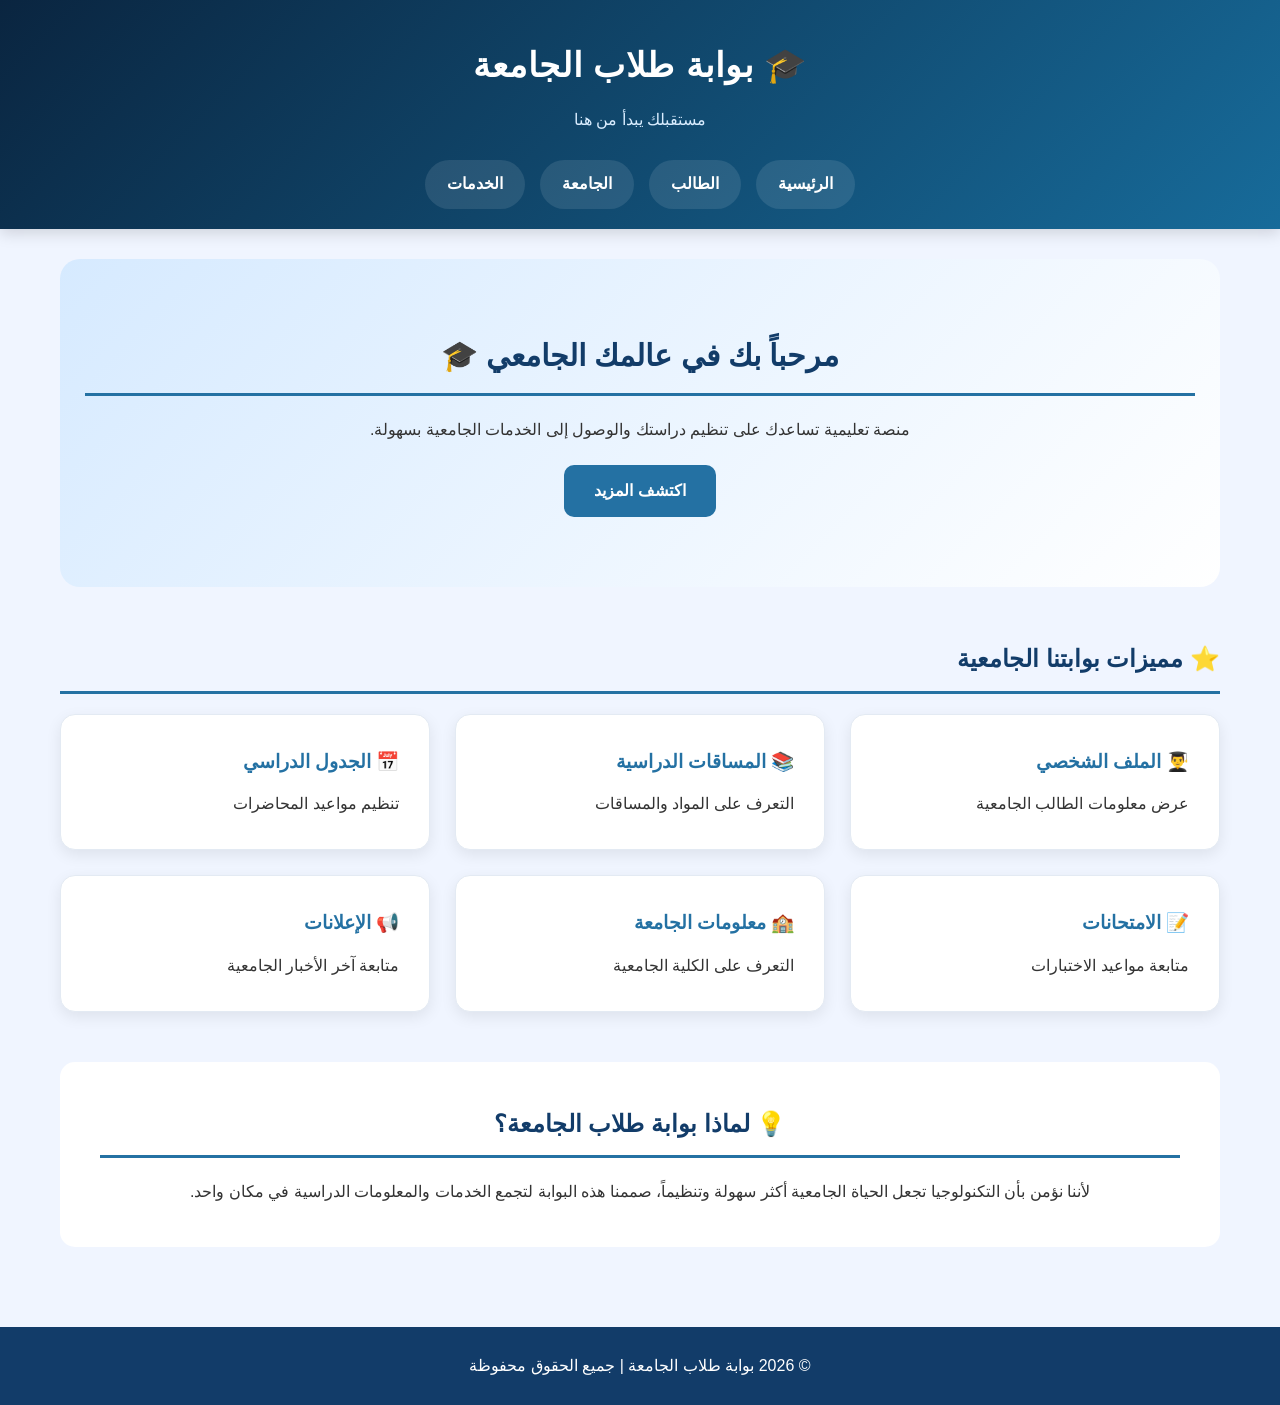
<file: index.html>
<!DOCTYPE html>
<html lang="ar" dir="rtl">

<head>
    <meta charset="UTF-8">
    <meta name="viewport" content="width=device-width, initial-scale=1.0">
    <title>بوابة طلاب الجامعة</title>
    <link rel="stylesheet" href="style.css">
</head>

<body>

    <!-- رأس الموقع -->
    <header>
        <h1>🎓 بوابة طلاب الجامعة</h1>
        <p>مستقبلك يبدأ من هنا</p>

        <nav>
            <a href="index.html">الرئيسية</a>
            <a href="student.html">الطالب</a>
            <a href="university.html">الجامعة</a>
            <a href="home.html">الخدمات</a>
        </nav>
    </header>

    <!-- المحتوى الرئيسي -->
    <main>

        <!-- قسم الترحيب -->
        <section class="hero">
            <h2>مرحباً بك في عالمك الجامعي 🎓</h2>

            <p>
                منصة تعليمية تساعدك على تنظيم دراستك
                والوصول إلى الخدمات الجامعية بسهولة.
            </p>

            <a href="#features" class="btn">اكتشف المزيد</a>
        </section>

        <!-- مميزات الموقع -->
        <section id="features">

            <h2>⭐ مميزات بوابتنا الجامعية</h2>

            <div class="cards">

                <a href="student.html" class="card">
                    <h3>👨‍🎓 الملف الشخصي</h3>
                    <p>عرض معلومات الطالب الجامعية</p>
                </a>

                <a href="home.html#courses" class="card">
                    <h3>📚 المساقات الدراسية</h3>
                    <p>التعرف على المواد والمساقات</p>
                </a>

                <a href="home.html#schedule" class="card">
                    <h3>📅 الجدول الدراسي</h3>
                    <p>تنظيم مواعيد المحاضرات</p>
                </a>

                <a href="home.html#exams" class="card">
                    <h3>📝 الامتحانات</h3>
                    <p>متابعة مواعيد الاختبارات</p>
                </a>

                <a href="university.html" class="card">
                    <h3>🏫 معلومات الجامعة</h3>
                    <p>التعرف على الكلية الجامعية</p>
                </a>

                <a href="home.html#announcements" class="card">
                    <h3>📢 الإعلانات</h3>
                    <p>متابعة آخر الأخبار الجامعية</p>
                </a>

            </div>
        </section>

        <!-- قسم إضافي -->
        <section class="about">
            <h2>💡 لماذا بوابة طلاب الجامعة؟</h2>

            <p>
                لأننا نؤمن بأن التكنولوجيا تجعل الحياة الجامعية
                أكثر سهولة وتنظيماً، صممنا هذه البوابة لتجمع
                الخدمات والمعلومات الدراسية في مكان واحد.
            </p>
        </section>

    </main>

    <!-- أسفل الموقع -->
    <footer>
        <p>© 2026 بوابة طلاب الجامعة | جميع الحقوق محفوظة</p>
    </footer>

</body>

</html>
</file>
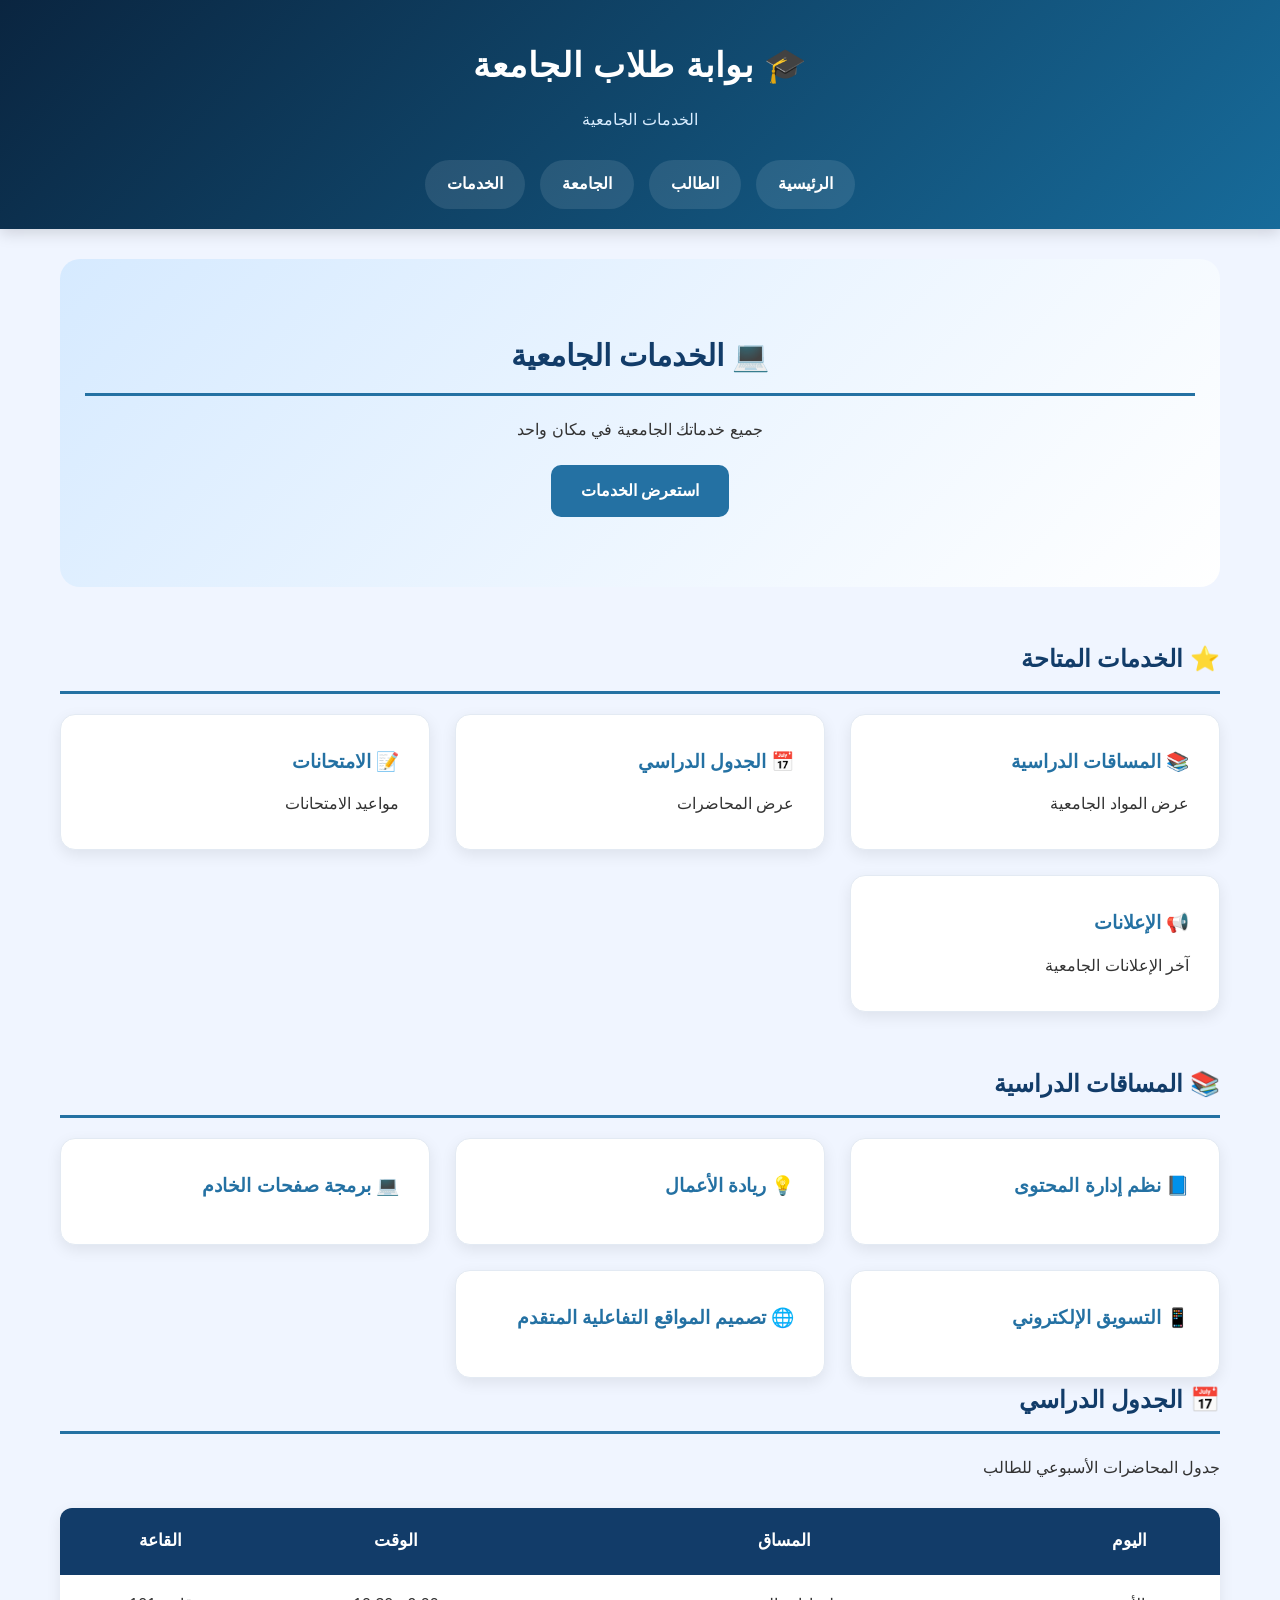
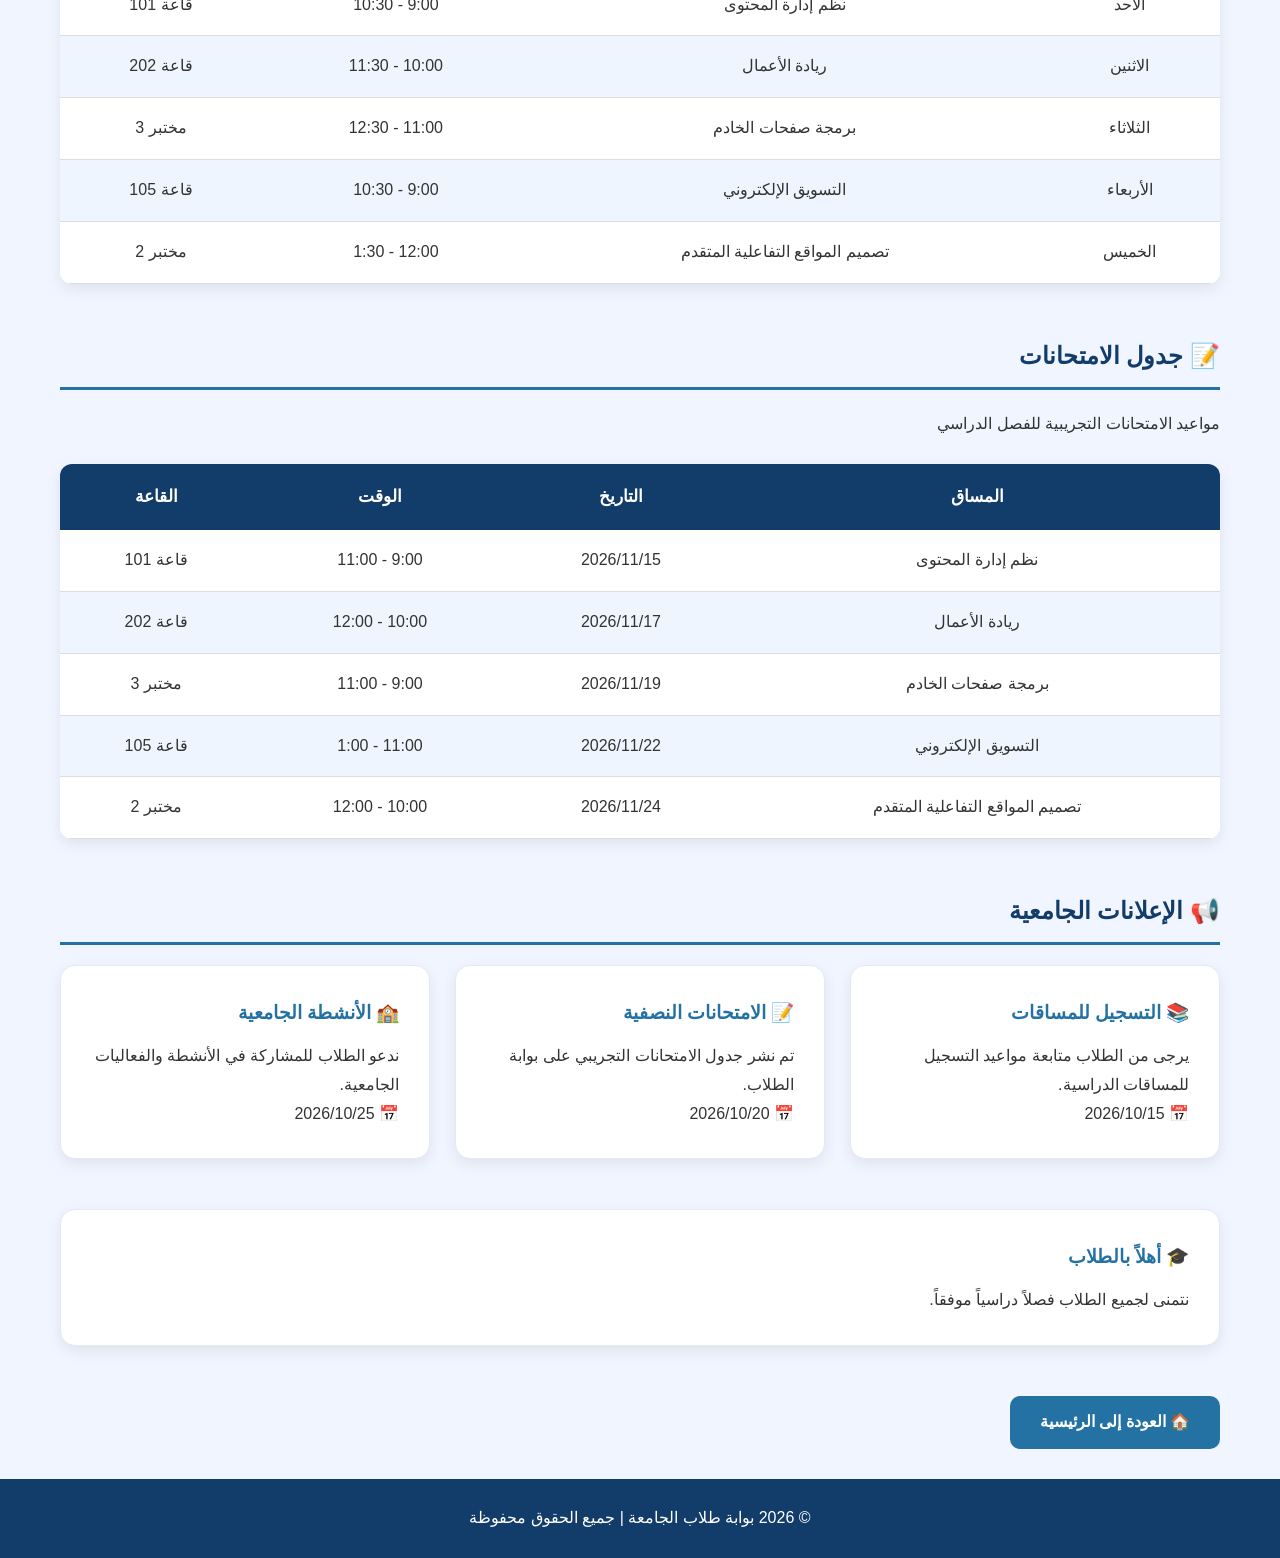
<file: home.html>
<!DOCTYPE html>
<html lang="ar" dir="rtl">

<head>
    <meta charset="UTF-8">
    <meta name="viewport" content="width=device-width, initial-scale=1.0">
    <title>الخدمات الجامعية</title>
    <link rel="stylesheet" href="style.css">
</head>

<body>

    <header>
        <h1>🎓 بوابة طلاب الجامعة</h1>
        <p>الخدمات الجامعية</p>

        <nav>
            <a href="main.html">الرئيسية</a>
            <a href="student.html">الطالب</a>
            <a href="university.html">الجامعة</a>
            <a href="home.html">الخدمات</a>
        </nav>
    </header>

    <main>

        <!-- الترحيب -->
        <section class="hero">
            <h2>💻 الخدمات الجامعية</h2>
            <p>جميع خدماتك الجامعية في مكان واحد</p>
            <a href="#services" class="btn">استعرض الخدمات</a>
        </section>

        <!-- الخدمات -->
        <section id="services">

            <h2>⭐ الخدمات المتاحة</h2>

            <div class="cards">

                <a href="#courses" class="card">
                    <h3>📚 المساقات الدراسية</h3>
                    <p>عرض المواد الجامعية</p>
                </a>

                <a href="#schedule" class="card">
                    <h3>📅 الجدول الدراسي</h3>
                    <p>عرض المحاضرات</p>
                </a>

                <a href="#exams" class="card">
                    <h3>📝 الامتحانات</h3>
                    <p>مواعيد الامتحانات</p>
                </a>

                <a href="#announcements" class="card">
                    <h3>📢 الإعلانات</h3>
                    <p>آخر الإعلانات الجامعية</p>
                </a>

            </div>

        </section>

        <!-- المساقات -->
        <section id="courses">
            <h2>📚 المساقات الدراسية</h2>

            <div class="cards">

                <div class="card">
                    <h3>📘 نظم إدارة المحتوى</h3>
                </div>

                <div class="card">
                    <h3>💡 ريادة الأعمال</h3>
                </div>

                <div class="card">
                    <h3>💻 برمجة صفحات الخادم</h3>
                </div>

                <div class="card">
                    <h3>📱 التسويق الإلكتروني</h3>
                </div>

                <div class="card">
                    <h3>🌐 تصميم المواقع التفاعلية المتقدم</h3>
                </div>

            </div>
            <!-- الجدول الدراسي -->
            <section id="schedule">

                <h2>📅 الجدول الدراسي</h2>

                <p>جدول المحاضرات الأسبوعي للطالب</p>

                <div class="table-container">

                    <table>

                        <thead>
                            <tr>
                                <th>اليوم</th>
                                <th>المساق</th>
                                <th>الوقت</th>
                                <th>القاعة</th>
                            </tr>
                        </thead>

                        <tbody>

                            <tr>
                                <td>الأحد</td>
                                <td>نظم إدارة المحتوى</td>
                                <td>9:00 - 10:30</td>
                                <td>قاعة 101</td>
                            </tr>

                            <tr>
                                <td>الاثنين</td>
                                <td>ريادة الأعمال</td>
                                <td>10:00 - 11:30</td>
                                <td>قاعة 202</td>
                            </tr>

                            <tr>
                                <td>الثلاثاء</td>
                                <td>برمجة صفحات الخادم</td>
                                <td>11:00 - 12:30</td>
                                <td>مختبر 3</td>
                            </tr>

                            <tr>
                                <td>الأربعاء</td>
                                <td>التسويق الإلكتروني</td>
                                <td>9:00 - 10:30</td>
                                <td>قاعة 105</td>
                            </tr>

                            <tr>
                                <td>الخميس</td>
                                <td>تصميم المواقع التفاعلية المتقدم</td>
                                <td>12:00 - 1:30</td>
                                <td>مختبر 2</td>
                            </tr>

                        </tbody>

                    </table>

                </div>

            </section>

            <!-- جدول الامتحانات -->
            <section id="exams">

                <h2>📝 جدول الامتحانات</h2>

                <p>مواعيد الامتحانات التجريبية للفصل الدراسي</p>

                <div class="table-container">

                    <table>

                        <thead>
                            <tr>
                                <th>المساق</th>
                                <th>التاريخ</th>
                                <th>الوقت</th>
                                <th>القاعة</th>
                            </tr>
                        </thead>

                        <tbody>

                            <tr>
                                <td>نظم إدارة المحتوى</td>
                                <td>2026/11/15</td>
                                <td>9:00 - 11:00</td>
                                <td>قاعة 101</td>
                            </tr>

                            <tr>
                                <td>ريادة الأعمال</td>
                                <td>2026/11/17</td>
                                <td>10:00 - 12:00</td>
                                <td>قاعة 202</td>
                            </tr>

                            <tr>
                                <td>برمجة صفحات الخادم</td>
                                <td>2026/11/19</td>
                                <td>9:00 - 11:00</td>
                                <td>مختبر 3</td>
                            </tr>

                            <tr>
                                <td>التسويق الإلكتروني</td>
                                <td>2026/11/22</td>
                                <td>11:00 - 1:00</td>
                                <td>قاعة 105</td>
                            </tr>

                            <tr>
                                <td>تصميم المواقع التفاعلية المتقدم</td>
                                <td>2026/11/24</td>
                                <td>10:00 - 12:00</td>
                                <td>مختبر 2</td>
                            </tr>

                        </tbody>

                    </table>

                </div>

            </section>
            <!-- الإعلانات الجامعية -->
            <section id="announcements">

                <h2>📢 الإعلانات الجامعية</h2>

                <div class="cards">

                    <div class="card">
                        <h3>📚 التسجيل للمساقات</h3>
                        <p>يرجى من الطلاب متابعة مواعيد التسجيل للمساقات الدراسية.</p>
                        <p>📅 2026/10/15</p>
                    </div>

                    <div class="card">
                        <h3>📝 الامتحانات النصفية</h3>
                        <p>تم نشر جدول الامتحانات التجريبي على بوابة الطلاب.</p>
                        <p>📅 2026/10/20</p>
                    </div>

                    <div class="card">
                        <h3>🏫 الأنشطة الجامعية</h3>
                        <p>ندعو الطلاب للمشاركة في الأنشطة والفعاليات الجامعية.</p>
                        <p>📅 2026/10/25</p>
                    </div>

                </div>

            </section>


            <div class="card">
                <h3>🎓 أهلاً بالطلاب</h3>
                <p>نتمنى لجميع الطلاب فصلاً دراسياً موفقاً.</p>
            </div>
        </section>

        <!-- العودة -->
        <a href="main.html" class="btn">
            🏠 العودة إلى الرئيسية
        </a>

    </main>

    <footer>
        <p>© 2026 بوابة طلاب الجامعة | جميع الحقوق محفوظة</p>
    </footer>

</body>

</html>
</file>
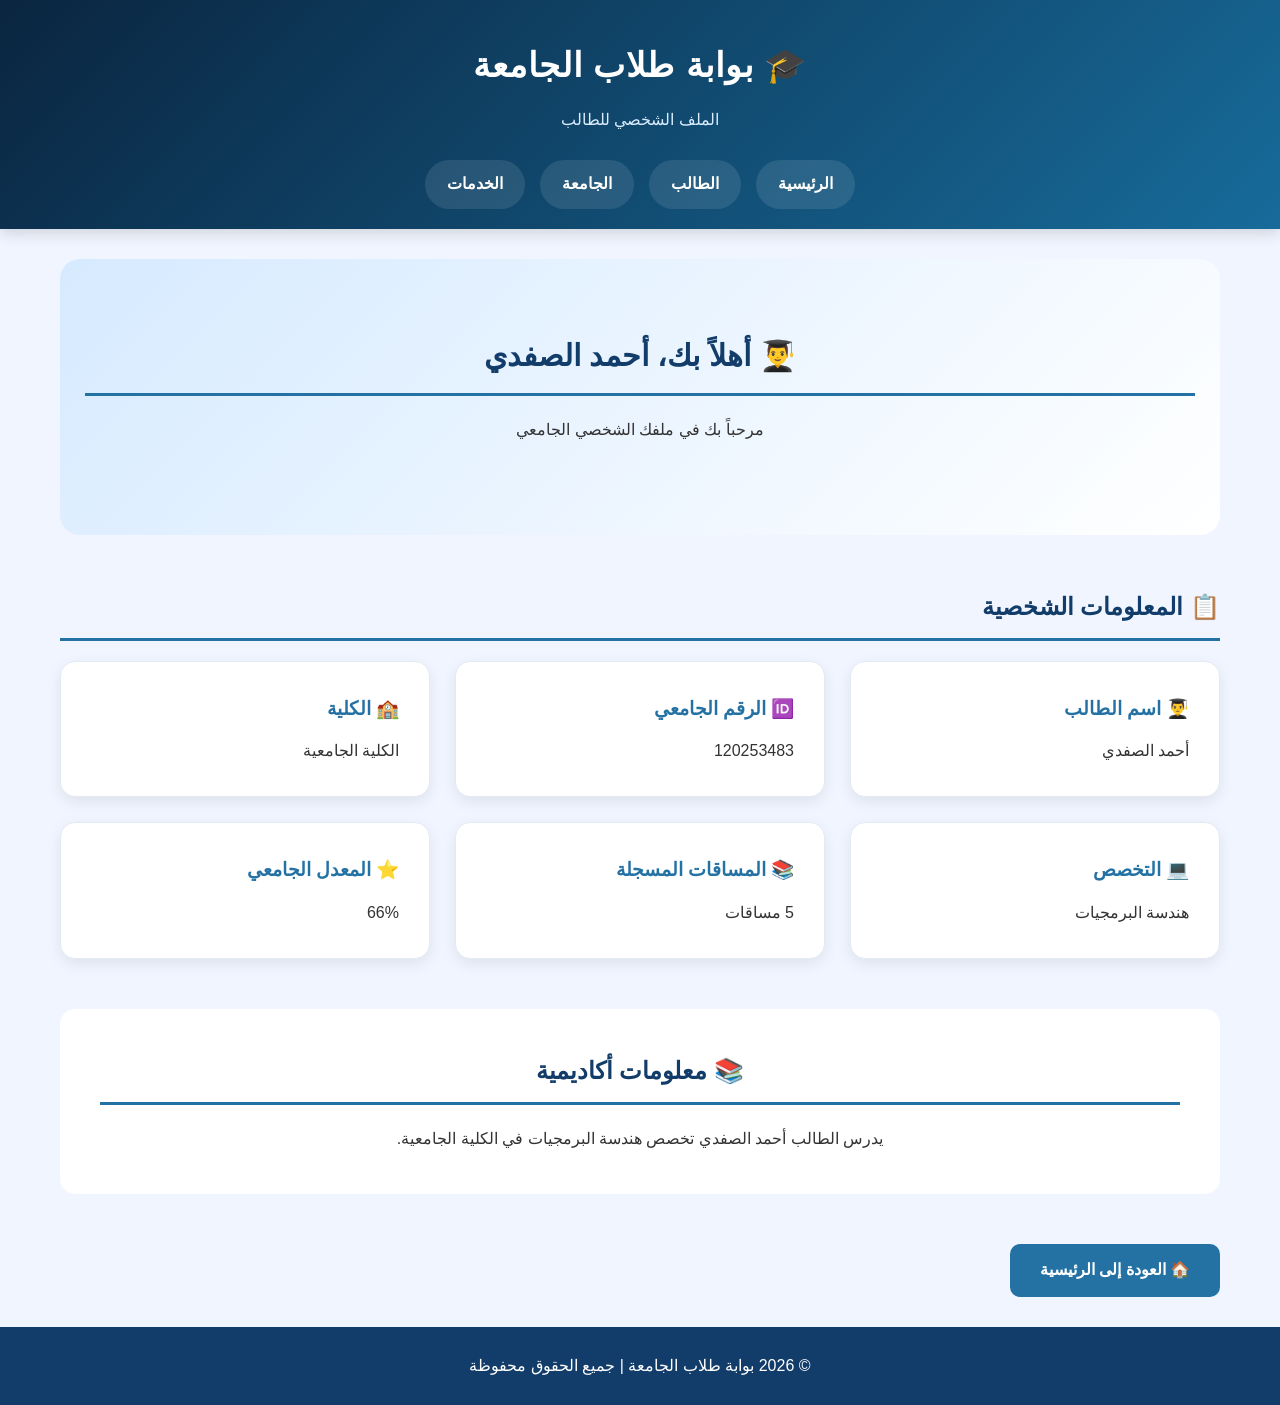
<file: student.html>
<!DOCTYPE html>
<html lang="ar" dir="rtl">

<head>
    <meta charset="UTF-8">
    <meta name="viewport" content="width=device-width, initial-scale=1.0">
    <title>الملف الشخصي للطالب</title>
    <link rel="stylesheet" href="style.css">
</head>

<body>

    <header>
        <h1>🎓 بوابة طلاب الجامعة</h1>
        <p>الملف الشخصي للطالب</p>

        <nav>
            <a href="main.html">الرئيسية</a>
            <a href="student.html">الطالب</a>
            <a href="university.html">الجامعة</a>
            <a href="home.html">الخدمات</a>
        </nav>
    </header>

    <main>

        <section class="hero">
            <h2>👨‍🎓 أهلاً بك، أحمد الصفدي</h2>
            <p>مرحباً بك في ملفك الشخصي الجامعي</p>
        </section>

        <section>
            <h2>📋 المعلومات الشخصية</h2>

            <div class="cards">

                <div class="card">
                    <h3>👨‍🎓 اسم الطالب</h3>
                    <p>أحمد الصفدي</p>
                </div>

                <div class="card">
                    <h3>🆔 الرقم الجامعي</h3>
                    <p>120253483</p>
                </div>

                <div class="card">
                    <h3>🏫 الكلية</h3>
                    <p>الكلية الجامعية</p>
                </div>

                <div class="card">
                    <h3>💻 التخصص</h3>
                    <p>هندسة البرمجيات</p>
                </div>

                <div class="card">
                    <h3>📚 المساقات المسجلة</h3>
                    <p>5 مساقات</p>
                </div>

                <div class="card">
                    <h3>⭐ المعدل الجامعي</h3>
                    <p>66%</p>
                </div>

            </div>
        </section>

        <section class="about">
            <h2>📚 معلومات أكاديمية</h2>
            <p>
                يدرس الطالب أحمد الصفدي تخصص هندسة البرمجيات
                في الكلية الجامعية.
            </p>
        </section>

        <a href="main.html" class="btn">
            🏠 العودة إلى الرئيسية
        </a>

    </main>

    <footer>
        <p>© 2026 بوابة طلاب الجامعة | جميع الحقوق محفوظة</p>
    </footer>

</body>

</html>
</file>
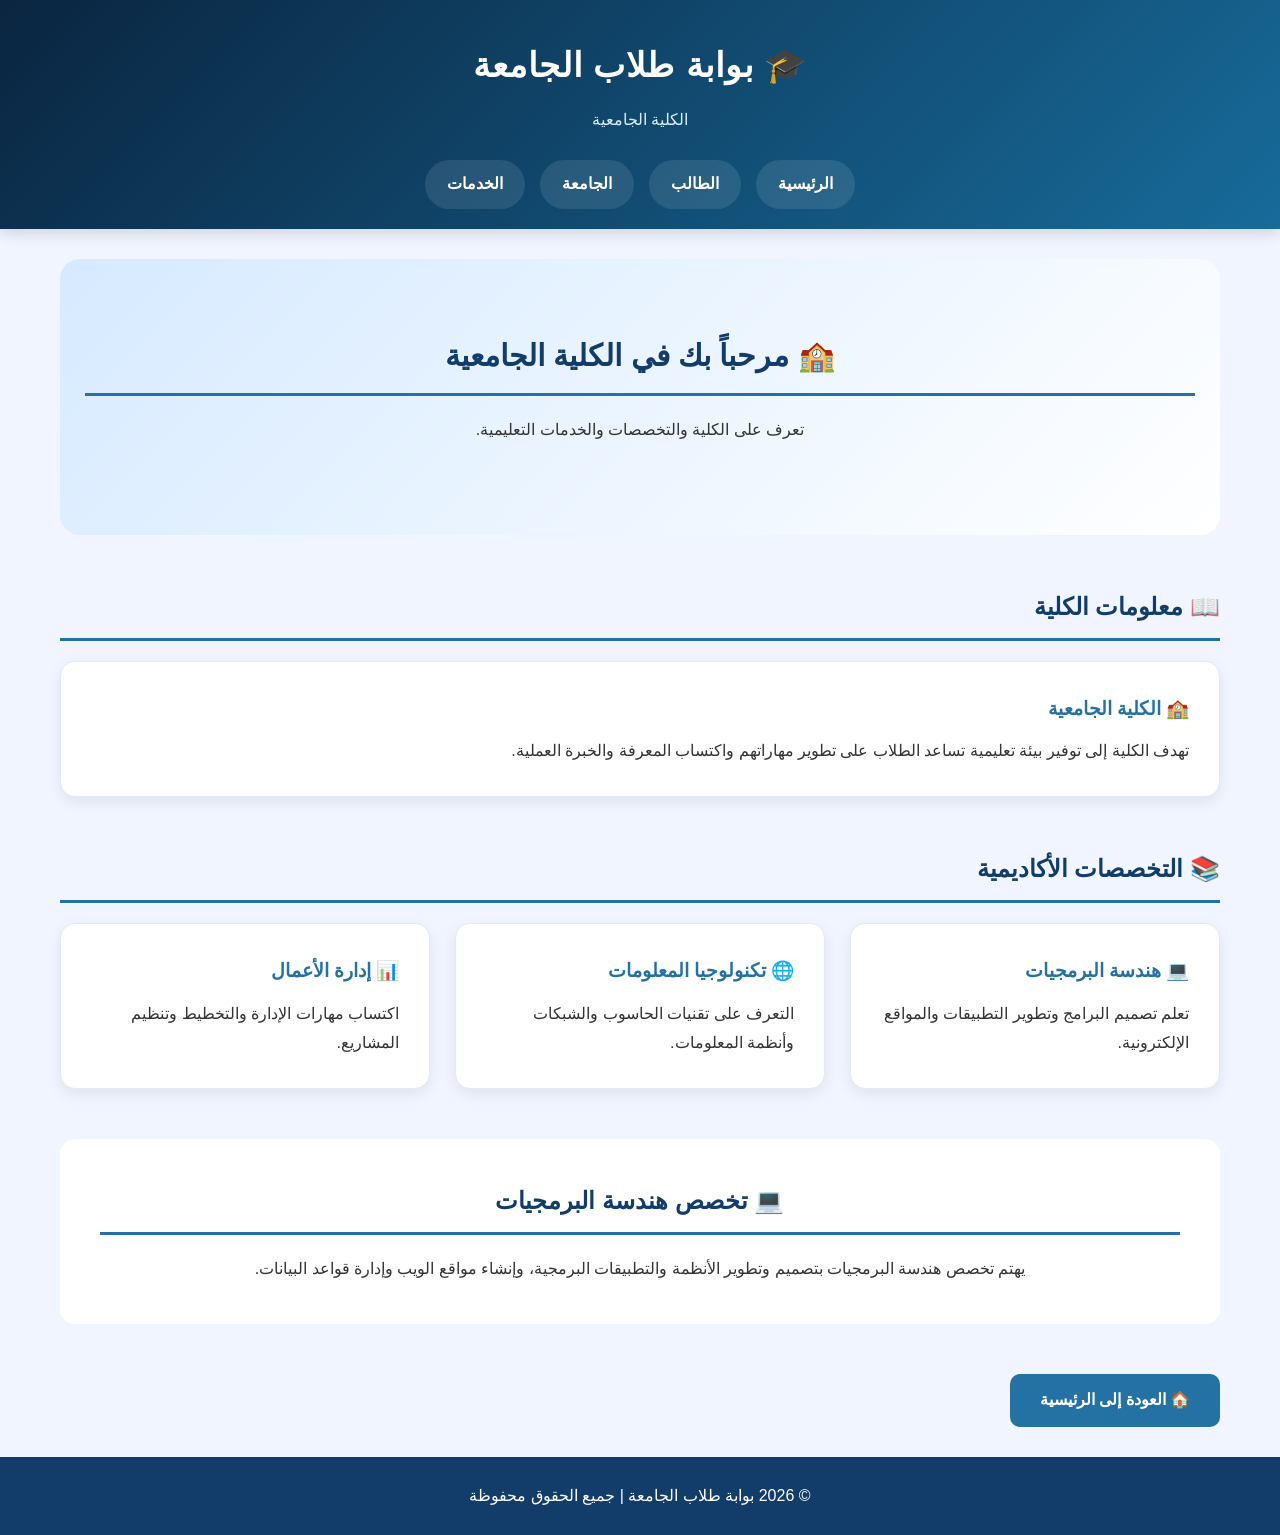
<file: university.html>
<!DOCTYPE html>
<html lang="ar" dir="rtl">

<head>
    <meta charset="UTF-8">
    <meta name="viewport" content="width=device-width, initial-scale=1.0">
    <title>الكلية الجامعية</title>
    <link rel="stylesheet" href="style.css">
</head>

<body>

    <header>
        <h1>🎓 بوابة طلاب الجامعة</h1>
        <p>الكلية الجامعية</p>

        <nav>
            <a href="main.html">الرئيسية</a>
            <a href="student.html">الطالب</a>
            <a href="university.html">الجامعة</a>
            <a href="home.html">الخدمات</a>
        </nav>
    </header>

    <main>

        <!-- قسم الترحيب -->
        <section class="hero">
            <h2>🏫 مرحباً بك في الكلية الجامعية</h2>
            <p>
                تعرف على الكلية والتخصصات والخدمات التعليمية.
            </p>
        </section>

        <!-- معلومات الكلية -->
        <section>
            <h2>📖 معلومات الكلية</h2>

            <div class="card">
                <h3>🏫 الكلية الجامعية</h3>
                <p>
                    تهدف الكلية إلى توفير بيئة تعليمية
                    تساعد الطلاب على تطوير مهاراتهم
                    واكتساب المعرفة والخبرة العملية.
                </p>
            </div>
        </section>

        <!-- التخصصات -->
        <section>
            <h2>📚 التخصصات الأكاديمية</h2>

            <div class="cards">

                <div class="card">
                    <h3>💻 هندسة البرمجيات</h3>
                    <p>
                        تعلم تصميم البرامج وتطوير التطبيقات
                        والمواقع الإلكترونية.
                    </p>
                </div>

                <div class="card">
                    <h3>🌐 تكنولوجيا المعلومات</h3>
                    <p>
                        التعرف على تقنيات الحاسوب
                        والشبكات وأنظمة المعلومات.
                    </p>
                </div>

                <div class="card">
                    <h3>📊 إدارة الأعمال</h3>
                    <p>
                        اكتساب مهارات الإدارة والتخطيط
                        وتنظيم المشاريع.
                    </p>
                </div>

            </div>
        </section>

        <!-- تخصص الطالب -->
        <section class="about">
            <h2>💻 تخصص هندسة البرمجيات</h2>

            <p>
                يهتم تخصص هندسة البرمجيات بتصميم
                وتطوير الأنظمة والتطبيقات البرمجية،
                وإنشاء مواقع الويب وإدارة قواعد البيانات.
            </p>
        </section>

        <!-- العودة للرئيسية -->
        <a href="main.html" class="btn">
            🏠 العودة إلى الرئيسية
        </a>

    </main>

    <footer>
        <p>© 2026 بوابة طلاب الجامعة | جميع الحقوق محفوظة</p>
    </footer>

</body>

</html>
</file>
<file: style.css>
/* إعدادات عامة */

* {
    margin: 0;
    padding: 0;
    box-sizing: border-box;
}

html {
    scroll-behavior: smooth;
}

body {
    font-family: Arial, sans-serif;
    background: #f0f5ff;
    color: #333;
    line-height: 1.8;
}

/* رأس الموقع */

header {
    background: linear-gradient(135deg, #123c69, #2471a3);
    color: white;
    text-align: center;
    padding: 35px 20px;
}

header h1 {
    font-size: 32px;
}

header p {
    margin-top: 10px;
}

/* قائمة التنقل */

nav {
    display: flex;
    justify-content: center;
    flex-wrap: wrap;
    gap: 25px;
    margin-top: 25px;
}

nav a {
    color: white;
    text-decoration: none;
    font-weight: bold;
    padding: 8px 15px;
    border-radius: 6px;
    transition: 0.3s;
}

nav a:hover {
    background: rgba(255, 255, 255, 0.2);
}

/* المحتوى */

main {
    max-width: 1200px;
    margin: auto;
    padding: 30px 20px;
}

section {
    margin-bottom: 50px;
}

section h2 {
    color: #123c69;
    margin-bottom: 20px;
}

/* الترحيب */

.hero {
    background: linear-gradient(135deg, #d6eaff, #ffffff);
    text-align: center;
    padding: 70px 25px;
    border-radius: 20px;
}

.hero h2 {
    font-size: 30px;
}

.hero p {
    margin: 20px 0;
}

/* الأزرار */

.btn {
    display: inline-block;
    background: #2471a3;
    color: white;
    text-decoration: none;
    padding: 12px 30px;
    border-radius: 10px;
    transition: 0.3s;
}

.btn:hover {
    background: #123c69;
}

/* البطاقات */

.cards {
    display: grid;
    grid-template-columns: repeat(3, 1fr);
    gap: 25px;
}

.card {
    display: block;
    background: white;
    padding: 30px;
    border-radius: 15px;
    text-decoration: none;
    color: #333;
    box-shadow: 0 5px 15px rgba(0, 0, 0, 0.08);
    transition: 0.3s;
}

.card h3 {
    color: #2471a3;
    margin-bottom: 12px;
}

.card:hover {
    transform: translateY(-7px);
    box-shadow: 0 10px 25px rgba(0, 0, 0, 0.15);
}

/* معلومات إضافية */

.about {
    background: white;
    padding: 40px;
    border-radius: 15px;
    text-align: center;
}

/* أسفل الموقع */

footer {
    background: #123c69;
    color: white;
    text-align: center;
    padding: 25px;
}

/* تصميم الهاتف */

@media (max-width: 768px) {

    .cards {
        grid-template-columns: 1fr;
    }

    .hero {
        padding: 40px 20px;
    }

    .hero h2 {
        font-size: 24px;
    }

    header h1 {
        font-size: 25px;
    }
}

/* تصميم جدول المحاضرات */

.table-container {
    width: 100%;
    overflow-x: auto;
    margin-top: 25px;
    border-radius: 12px;
    box-shadow: 0 5px 15px rgba(0, 0, 0, 0.08);
}

table {
    width: 100%;
    border-collapse: collapse;
    background: white;
    text-align: center;
    min-width: 600px;
}

th {
    background: #123c69;
    color: white;
    padding: 18px;
    font-size: 17px;
}

td {
    padding: 16px;
    border-bottom: 1px solid #ddd;
}

tbody tr:nth-child(even) {
    background: #eef5ff;
}

tbody tr:hover {
    background: #d6eaff;
    transition: 0.3s;
}

/* تحسين مظهر البطاقات */

.card {
    border: 1px solid #e3eaf3;
    transition: transform 0.3s ease, box-shadow 0.3s ease;
}

.card:hover {
    transform: translateY(-8px);
    box-shadow: 0 12px 25px rgba(18, 60, 105, 0.18);
}

/* تحسين الأزرار */

.btn {
    font-weight: bold;
    transition: 0.3s ease;
}

.btn:hover {
    transform: scale(1.05);
    box-shadow: 0 5px 15px rgba(18, 60, 105, 0.25);
}

/* تحسين عناوين الأقسام */

main section h2 {
    padding-bottom: 10px;
    border-bottom: 3px solid #2471a3;
}

/* تحسين قائمة التنقل */

nav a:hover {
    background-color: white;
    color: #123c69;
}

/* تحسين رأس الموقع */

header {
    background: linear-gradient(135deg, #0a2540, #176b9a);
    padding: 35px 20px 20px;
    box-shadow: 0 4px 15px rgba(0, 0, 0, 0.15);
}

header h1 {
    font-size: 34px;
    letter-spacing: 1px;
}

header p {
    color: #d9edff;
    font-size: 16px;
}

/* تحسين القائمة العلوية */

nav {
    display: flex;
    justify-content: center;
    flex-wrap: wrap;
    gap: 15px;
    margin-top: 25px;
}

nav a {
    background: rgba(255, 255, 255, 0.1);
    color: white;
    padding: 10px 22px;
    border-radius: 25px;
    text-decoration: none;
    font-weight: bold;
    transition: all 0.3s ease;
}

nav a:hover {
    background: white;
    color: #123c69;
    transform: translateY(-3px);
}

/* تحسين العرض على الهاتف */

@media (max-width: 600px) {

    header h1 {
        font-size: 25px;
    }

    nav {
        gap: 10px;
    }

    nav a {
        padding: 8px 14px;
        font-size: 14px;
    }
}
</file>
